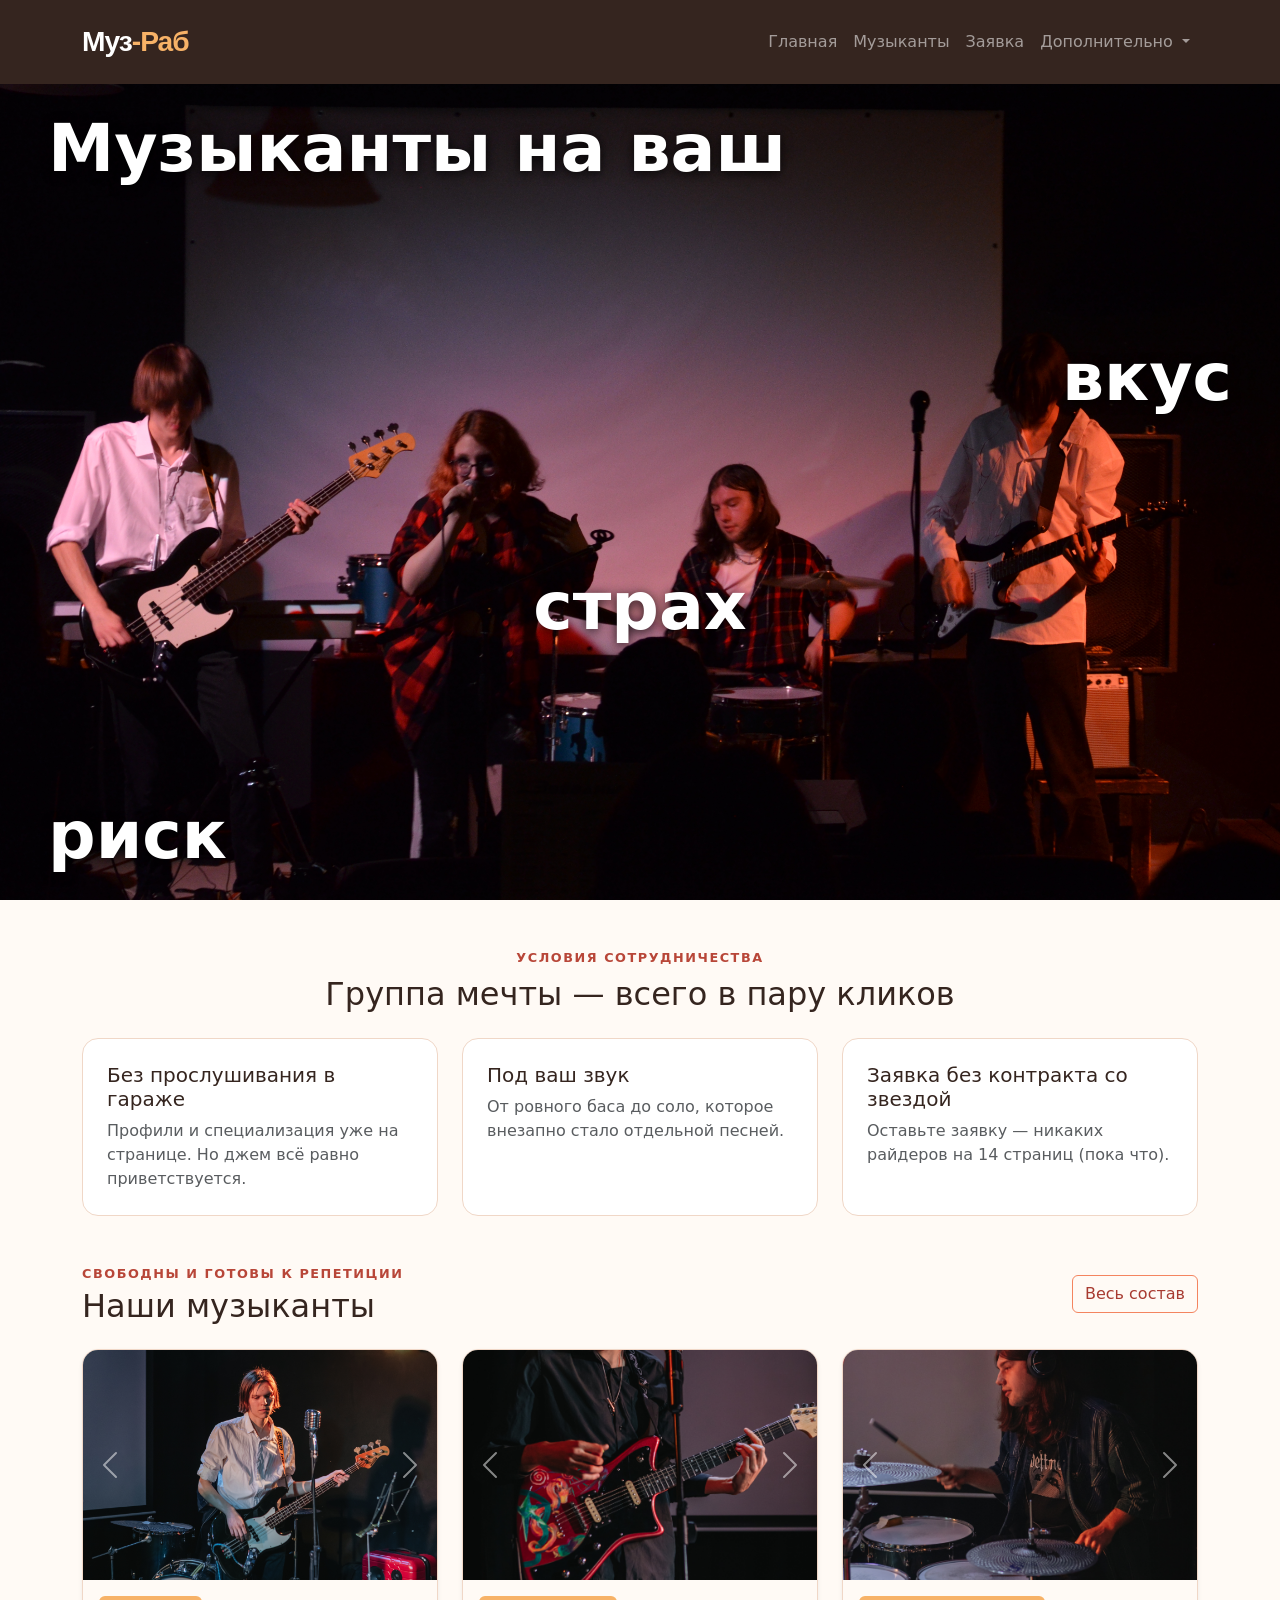
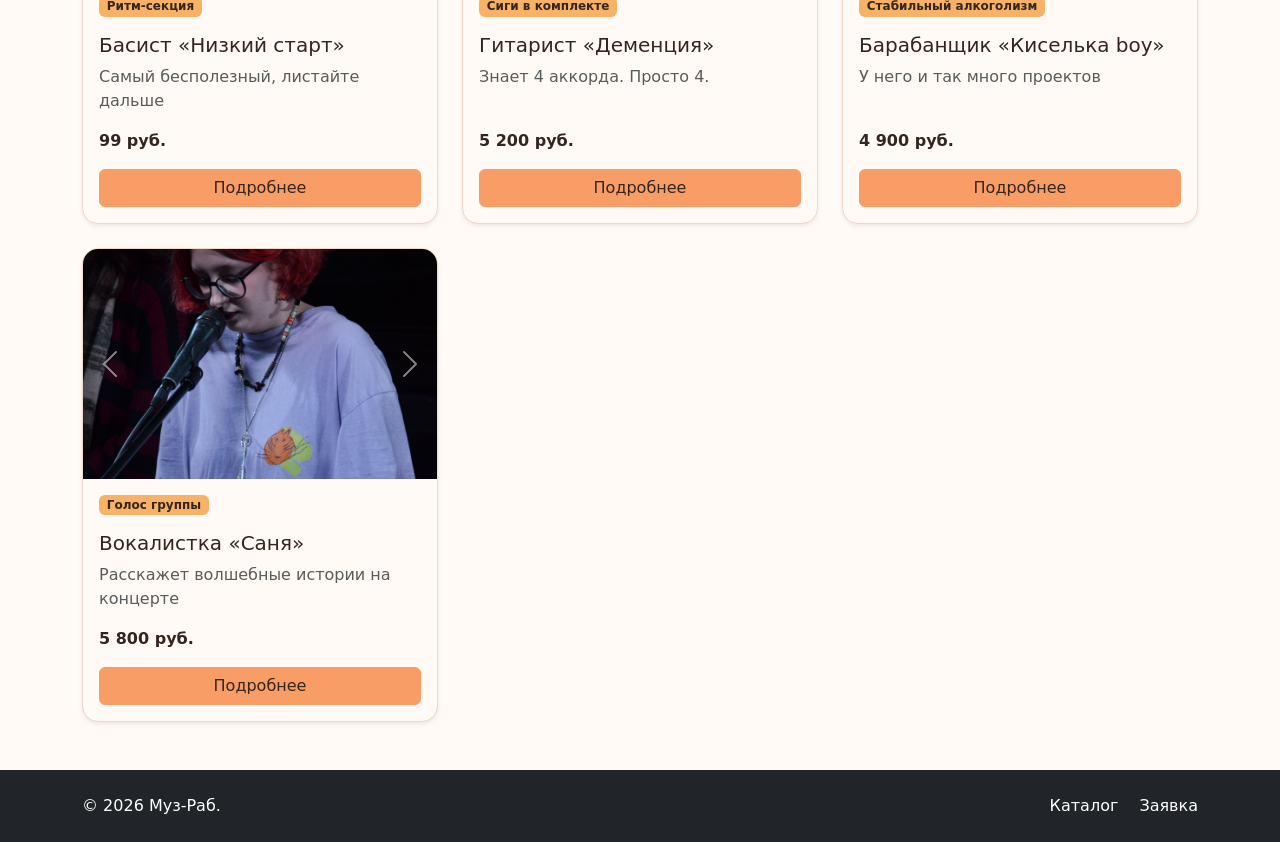
<file: index.html>
<!DOCTYPE html>
<html lang="ru">
<head>
    <meta charset="UTF-8">
    <meta name="viewport" content="width=device-width, initial-scale=1.0">
    <title>Муз-Раб</title>
    <link
        href="https://cdn.jsdelivr.net/npm/bootstrap@5.3.8/dist/css/bootstrap.min.css"
        rel="stylesheet">
    <link rel="stylesheet" href="css/custom.css">

</head>
<body>
    <nav class="navbar navbar-expand-lg navbar-dark bg-dark">
        <div class="container">
            <a class="navbar-brand" href="index.html">Муз<span>-Раб</span></a>

            <button
            class="navbar-toggler"
            type="button"
            data-bs-toggle="collapse"
            data-bs-target="#mainNavbar"
            aria-controls="mainNavbar"
            aria-expanded="false"
            aria-label="Переключить навигацию"
            >
            <span class="navbar-toggler-icon"></span>
            </button>

            <div class="collapse navbar-collapse" id="mainNavbar">
            <ul class="navbar-nav ms-auto">
                <li class="nav-item">
                <a class="nav-link" href="index.html">Главная</a>
                </li>

                <li class="nav-item">
                <a class="nav-link" href="catalog.html">Музыканты</a>
                </li>

                <li class="nav-item">
                <a class="nav-link" href="order.html">Заявка</a>
                </li>

                <li class="nav-item dropdown">
                <a
                    class="nav-link dropdown-toggle"
                    href="#"
                    role="button"
                    data-bs-toggle="dropdown"
                    aria-expanded="false"
                >
                    Дополнительно
                </a>
                <ul class="dropdown-menu">
                    <li><a class="dropdown-item" href="catalog.html">Все музыканты</a></li>
                    <li><a class="dropdown-item" href="order.html">Оформить заявку</a></li>
                    <li><a class="dropdown-item" href="index.html#popular">Популярное</a></li>
                </ul>
                </li>
            </ul>
            </div>
        </div>
    </nav>


    <main>
        <section class="home-hero">
            <div class="container-fluid px-3 px-md-5">
                <h1 class="home-hero__slogan fw-bold">
                        <span>Музыканты на ваш</span>
                        <span class="home-hero__step home-hero__step--one">вкус</span>
                        <span class="home-hero__step home-hero__step--two">страх</span>
                        <span class="home-hero__step home-hero__step--three">риск</span>
                </h1>
            </div>
        </section>
    </main> 

    <section class="container my-5">
        <p class="section-kicker text-center mb-2">Условия сотрудничества</p>
        <h2 class="text-center mb-4">Группа мечты — всего в пару кликов</h2>

        <div class="row g-4">
            <div class="col-12 col-md-4">
            <div class="feature-card p-4 h-100">
                <h3 class="h5">Без прослушивания в гараже</h3>
                <p class="mb-0 text-muted">
                Профили и специализация уже на странице. Но джем всё равно приветствуется.
                </p>
            </div>
            </div>

            <div class="col-12 col-md-4">
            <div class="feature-card p-4 h-100">
                <h3 class="h5">Под ваш звук</h3>
                <p class="mb-0 text-muted">
                От ровного баса до соло, которое внезапно стало отдельной песней.
                </p>
            </div>
            </div>

            <div class="col-12 col-md-4">
            <div class="feature-card p-4 h-100">
                <h3 class="h5">Заявка без контракта со звездой</h3>
                <p class="mb-0 text-muted">
                Оставьте заявку — никаких райдеров на 14 страниц (пока что).
                </p>
            </div>
            </div>
        </div>
    </section>

    <section class="container my-5">
        <div id="popular" class="d-flex justify-content-between align-items-center mb-4">
            <div>
                <p class="section-kicker mb-1">Свободны и готовы к репетиции</p>
                <h2 class="mb-0">Наши музыканты</h2>
            </div>
            <a class="btn btn-outline-primary" href="catalog.html">
            Весь состав
            </a>
        </div>

        <div class="row g-4">
            <div class="col-12 col-md-6 col-lg-4">
            <div class="card h-100 shadow-sm">
                <div id="homeBassCarousel" class="carousel slide">
                    <div class="carousel-inner">
                        <div class="carousel-item active">
                            <img src="images/bass/C5c76N-HrTAWyQALBl1UpixUZkx-raJ-Tl_er656OcRDaP6fOX1V6azt7tPZlbWthEpL6r8Ikw8HPE1coKctyVgnbZYaBQ.jpg" class="d-block w-100 card-img-top" alt="Басист с бас-гитарой на сцене">
                        </div>
                        <div class="carousel-item">
                            <img src="images/bass/149_1.jpg" class="d-block w-100 card-img-top" alt="Басист">
                        </div>
                        <div class="carousel-item">
                            <img src="images/bass/DSC_0234.png" class="d-block w-100 card-img-top" alt="Басист">
                        </div>
                    </div>
                    <button class="carousel-control-prev" type="button" data-bs-target="#homeBassCarousel" data-bs-slide="prev" aria-label="Предыдущее фото">
                        <span class="carousel-control-prev-icon" aria-hidden="true"></span>
                    </button>
                    <button class="carousel-control-next" type="button" data-bs-target="#homeBassCarousel" data-bs-slide="next" aria-label="Следующее фото">
                        <span class="carousel-control-next-icon" aria-hidden="true"></span>
                    </button>
                </div>
                <div class="card-body d-flex flex-column">
                <span class="badge musician-badge align-self-start mb-3">Ритм-секция</span>
                <h3 class="h5">Басист «Низкий старт»</h3>
                <p class="text-muted">Самый бесполезный, листайте дальше</p>
                <p class="fw-bold mb-3 mt-auto">99 руб.</p>
                <a class="btn btn-primary" href="product.html?id=bassist">
                Подробнее
                </a>
                </div>
            </div>
            </div>

            <div class="col-12 col-md-6 col-lg-4">
            <div class="card h-100 shadow-sm">
                <div id="homeGuitarCarousel" class="carousel slide">
                    <div class="carousel-inner">
                        <div class="carousel-item active">
                            <img src="images/guitar/IR6JgF6nQx6B3-r15J_LUInFx4rtfj2k2N6dJb64IFMHHAVC-M3W0xW_TmhrTQRWi4MoXEFRdZWsp-QUNtMh-0CV.jpg" class="d-block w-100 card-img-top" alt="Гитарист играет на сцене">
                        </div>
                        <div class="carousel-item">
                            <img src="images/guitar/DSC_0166(2).png" class="d-block w-100 card-img-top" alt="Гитарист">
                        </div>
                        <div class="carousel-item">
                            <img src="images/guitar/PICT1335.JPG" class="d-block w-100 card-img-top" alt="Гитарист">
                        </div>
                    </div>
                    <button class="carousel-control-prev" type="button" data-bs-target="#homeGuitarCarousel" data-bs-slide="prev" aria-label="Предыдущее фото">
                        <span class="carousel-control-prev-icon" aria-hidden="true"></span>
                    </button>
                    <button class="carousel-control-next" type="button" data-bs-target="#homeGuitarCarousel" data-bs-slide="next" aria-label="Следующее фото">
                        <span class="carousel-control-next-icon" aria-hidden="true"></span>
                    </button>
                </div>
                <div class="card-body d-flex flex-column">
                <span class="badge musician-badge align-self-start mb-3">Сиги в комплекте</span>
                <h3 class="h5">Гитарист «Деменция»</h3>
                <p class="text-muted">Знает 4 аккорда. Просто 4.</p>
                <p class="fw-bold mb-3 mt-auto">5 200 руб.</p>
                <a class="btn btn-primary" href="product.html?id=guitarist">
                Подробнее
                </a>
                </div>
            </div>
            </div>

            <div class="col-12 col-md-6 col-lg-4">
            <div class="card h-100 shadow-sm">
                <div id="homeDrumsCarousel" class="carousel slide">
                    <div class="carousel-inner">
                        <div class="carousel-item active">
                            <img src="images/drums/T3vsRoP8yxX7SLvznl7PVkWVL_Sg8cHdfqaM6n_bGIk7os62zRyeni-76R4dAPbS-bgxZSD3tf1w8TqcH0DIIS-vLiMs0g.jpg" class="d-block w-100 card-img-top" alt="Барабанщик за установкой">
                        </div>
                        <div class="carousel-item">
                            <img src="images/drums/102.jpg" class="d-block w-100 card-img-top" alt="Барабанщик">
                        </div>
                        <div class="carousel-item">
                            <img src="images/drums/DSC_0116.JPG" class="d-block w-100 card-img-top" alt="Барабанщик">
                        </div>
                    </div>
                    <button class="carousel-control-prev" type="button" data-bs-target="#homeDrumsCarousel" data-bs-slide="prev" aria-label="Предыдущее фото">
                        <span class="carousel-control-prev-icon" aria-hidden="true"></span>
                    </button>
                    <button class="carousel-control-next" type="button" data-bs-target="#homeDrumsCarousel" data-bs-slide="next" aria-label="Следующее фото">
                        <span class="carousel-control-next-icon" aria-hidden="true"></span>
                    </button>
                </div>
                <div class="card-body d-flex flex-column">
                <span class="badge musician-badge align-self-start mb-3">Стабильный алкоголизм</span>
                <h3 class="h5">Барабанщик «Киселька boy»</h3>
                <p class="text-muted">У него и так много проектов</p>
                <p class="fw-bold mb-3 mt-auto">4 900 руб.</p>
                <a class="btn btn-primary" href="product.html?id=drummer">
                Подробнее
                </a>
                </div>
            </div>
            </div>

            <div class="col-12 col-md-6 col-lg-4">
            <div class="card h-100 shadow-sm">
                <div id="homeVocalCarousel" class="carousel slide">
                    <div class="carousel-inner">
                        <div class="carousel-item active">
                            <img src="images/vocal/DSC_0152.png" class="d-block w-100 card-img-top" alt="Вокалистка">
                        </div>
                        <div class="carousel-item">
                            <img src="images/vocal/DXUW-sRUgsZepZ3qooO-U-hAPdtS4dElcLRRxuF-lGPFXOrFBmKS07ooecHa3zkLA9tExopixnR4mnrCUozcDhoGyxMf-Q.jpg" class="d-block w-100 card-img-top" alt="Вокалистка выступает с гитарой">
                        </div>
                        <div class="carousel-item">
                            <img src="images/vocal/PICT1322.JPG" class="d-block w-100 card-img-top" alt="Вокалистка">
                        </div>
                    </div>
                    <button class="carousel-control-prev" type="button" data-bs-target="#homeVocalCarousel" data-bs-slide="prev" aria-label="Предыдущее фото">
                        <span class="carousel-control-prev-icon" aria-hidden="true"></span>
                    </button>
                    <button class="carousel-control-next" type="button" data-bs-target="#homeVocalCarousel" data-bs-slide="next" aria-label="Следующее фото">
                        <span class="carousel-control-next-icon" aria-hidden="true"></span>
                    </button>
                </div>
                <div class="card-body d-flex flex-column">
                <span class="badge musician-badge align-self-start mb-3">Голос группы</span>
                <h3 class="h5">Вокалистка «Саня»</h3>
                <p class="text-muted">Расскажет волшебные истории на концерте</p>
                <p class="fw-bold mb-3 mt-auto">5 800 руб.</p>
                <a class="btn btn-primary" href="product.html?id=vocalist">
                Подробнее
                </a>
                </div>
            </div>
            </div>
        </div>
    </section>

    <footer class="bg-dark text-white py-4 mt-5">
        <div class="container">
            <div class="row align-items-center g-3">
            <div class="col-12 col-md-6">
                <p class="mb-0">
                &copy; 2026 Муз-Раб.
                </p>
            </div>

            <div class="col-12 col-md-6 text-md-end">
                <a class="text-white text-decoration-none me-3" href="catalog.html">
                Каталог
                </a>
                <a class="text-white text-decoration-none" href="order.html">
                Заявка
                </a>
            </div>
            </div>
        </div>
    </footer>


    <script src="https://cdn.jsdelivr.net/npm/bootstrap@5.3.8/dist/js/bootstrap.bundle.min.js">
    </script>


</body>
</html>
</file>
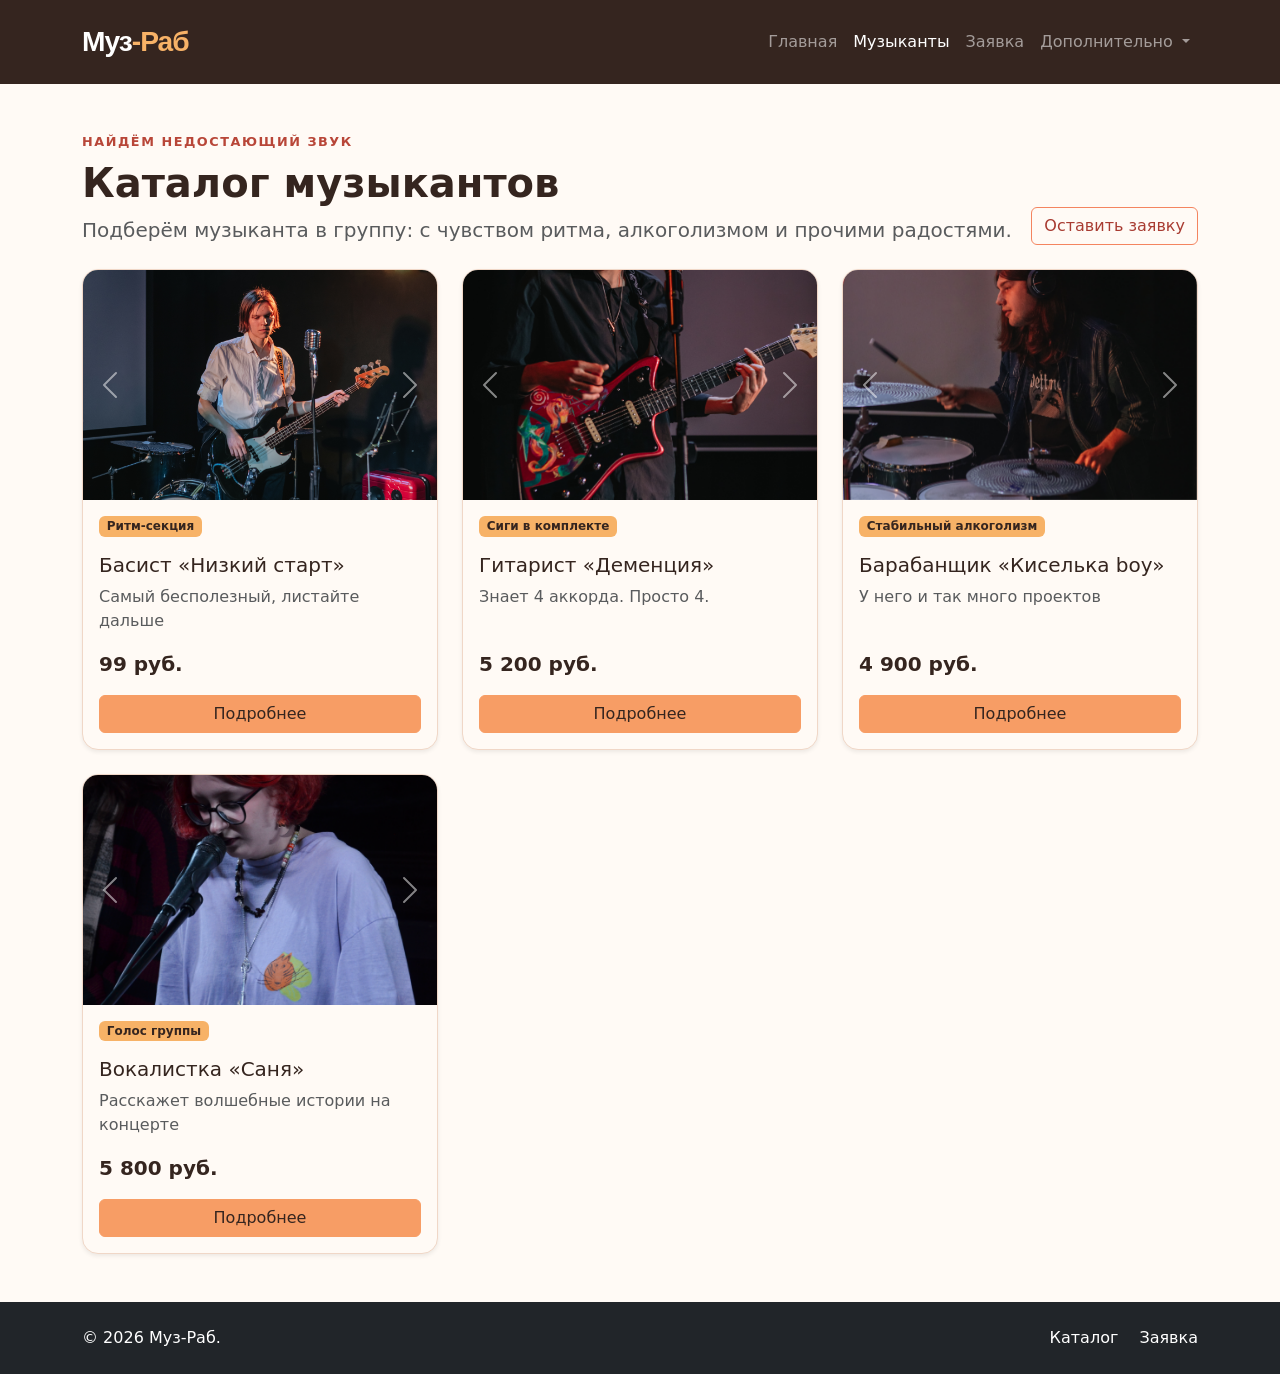
<file: catalog.html>
<!DOCTYPE html>
<html lang="ru">
<head>
  <meta charset="UTF-8">
  <meta name="viewport" content="width=device-width, initial-scale=1.0">
  <title>Музыканты — Муз-Раб</title>

  <link
    href="https://cdn.jsdelivr.net/npm/bootstrap@5.3.8/dist/css/bootstrap.min.css"
    rel="stylesheet"
  >
  <link rel="stylesheet" href="css/custom.css">
</head>
<body>
    <nav class="navbar navbar-expand-lg navbar-dark bg-dark">
    <div class="container">
        <a class="navbar-brand" href="index.html">Муз<span>-Раб</span></a>

        <button
        class="navbar-toggler"
        type="button"
        data-bs-toggle="collapse"
        data-bs-target="#mainNavbar"
        aria-controls="mainNavbar"
        aria-expanded="false"
        aria-label="Переключить навигацию"
        >
        <span class="navbar-toggler-icon"></span>
        </button>

        <div class="collapse navbar-collapse" id="mainNavbar">
        <ul class="navbar-nav ms-auto">
            <li class="nav-item">
            <a class="nav-link" href="index.html">Главная</a>
            </li>

            <li class="nav-item">
            <a class="nav-link active" aria-current="page" href="catalog.html">Музыканты</a>
            </li>

            <li class="nav-item">
            <a class="nav-link" href="order.html">Заявка</a>
            </li>

            <li class="nav-item dropdown">
            <a
                class="nav-link dropdown-toggle"
                href="#"
                role="button"
                data-bs-toggle="dropdown"
                aria-expanded="false"
            >
                Дополнительно
            </a>
            <ul class="dropdown-menu">
                <li><a class="dropdown-item" href="catalog.html">Все музыканты</a></li>
                <li><a class="dropdown-item" href="order.html">Оформить заявку</a></li>
                <li><a class="dropdown-item" href="index.html#popular">Популярное</a></li>
            </ul>
            </li>
        </ul>
        </div>
    </div>
    </nav>


  <main class="container my-5">
    <p class="section-kicker mb-2">Найдём недостающий звук</p>
    <div class="d-flex flex-column flex-md-row justify-content-between align-items-md-end gap-3 mb-4">
      <div>
        <h1 class="display-6 fw-bold mb-2">Каталог музыкантов</h1>
        <p class="lead text-muted mb-0">Подберём музыканта в группу: с чувством ритма, алкоголизмом и прочими радостями.</p>
      </div>
      <a class="btn btn-outline-primary" href="order.html">Оставить заявку</a>
    </div>

    <div class="row g-4">
      <div class="col-12 col-md-6 col-lg-4">
        <article class="card h-100 shadow-sm">
          <!-- <img class="card-img-top" src="images/bass/C5c76N-HrTAWyQALBl1UpixUZkx-raJ-Tl_er656OcRDaP6fOX1V6azt7tPZlbWthEpL6r8Ikw8HPE1coKctyVgnbZYaBQ.jpg" alt="Басист с бас-гитарой на сцене" loading="lazy"> -->

          <div id="catalogBassCarousel" class="carousel slide">
              <div class="carousel-inner">
                <div class="carousel-item active">
                  <img
                    src="images/bass/C5c76N-HrTAWyQALBl1UpixUZkx-raJ-Tl_er656OcRDaP6fOX1V6azt7tPZlbWthEpL6r8Ikw8HPE1coKctyVgnbZYaBQ.jpg"
                    class="d-block w-100 card-img-top"
                    alt="Басист с бас-гитарой на сцене"
                  >
                </div>
                <div class="carousel-item">
                  <img src="images/bass/149_1.jpg" class="d-block w-100 card-img-top" alt="Басист">
                </div>
                <div class="carousel-item">
                  <img src="images/bass/DSC_0234.png" class="d-block w-100 card-img-top" alt="Басист">
                </div>
              </div>

              <button class="carousel-control-prev" type="button"
                      data-bs-target="#catalogBassCarousel" data-bs-slide="prev"
                      aria-label="Предыдущее фото">
                <span class="carousel-control-prev-icon" aria-hidden="true"></span>
              </button>
              <button class="carousel-control-next" type="button"
                      data-bs-target="#catalogBassCarousel" data-bs-slide="next"
                      aria-label="Следующее фото">
                <span class="carousel-control-next-icon" aria-hidden="true"></span>
              </button>
          </div>

          <div class="card-body d-flex flex-column">
            <span class="badge musician-badge align-self-start mb-3">Ритм-секция</span>
            <h2 class="card-title h5">Басист «Низкий старт»</h2>
            <p class="card-text text-muted">Самый бесполезный, листайте дальше</p>
            <p class="fw-bold fs-5 mt-auto">99 руб.</p>
            <a class="btn btn-primary" href="product.html?id=bassist">Подробнее</a>
          </div>
        </article>
      </div>

      <div class="col-12 col-md-6 col-lg-4">
        <article class="card h-100 shadow-sm">
          
          <div id="catalogGuitarCarousel" class="carousel slide">
              <div class="carousel-inner">
                <div class="carousel-item active">
                  <img
                    src="images/guitar/IR6JgF6nQx6B3-r15J_LUInFx4rtfj2k2N6dJb64IFMHHAVC-M3W0xW_TmhrTQRWi4MoXEFRdZWsp-QUNtMh-0CV.jpg"
                    class="d-block w-100 card-img-top"
                    alt="Гитарист с гитарой на сцене"
                  >
                </div>
                <div class="carousel-item">
                  <img src="images/guitar/DSC_0166(2).png" class="d-block w-100 card-img-top" alt="Гитарист">
                </div>
                <div class="carousel-item">
                  <img src="images/guitar/PICT1335.JPG" class="d-block w-100 card-img-top" alt="Гитарист">
                </div>
              </div>

              <button class="carousel-control-prev" type="button"
                      data-bs-target="#catalogGuitarCarousel" data-bs-slide="prev"
                      aria-label="Предыдущее фото">
                <span class="carousel-control-prev-icon" aria-hidden="true"></span>
              </button>
              <button class="carousel-control-next" type="button"
                      data-bs-target="#catalogGuitarCarousel" data-bs-slide="next"
                      aria-label="Следующее фото">
                <span class="carousel-control-next-icon" aria-hidden="true"></span>
              </button>
          </div>

          <div class="card-body d-flex flex-column">
            <span class="badge musician-badge align-self-start mb-3">Сиги в комплекте</span>
            <h2 class="card-title h5">Гитарист «Деменция»</h2>
            <p class="card-text text-muted">Знает 4 аккорда. Просто 4.</p>
            <p class="fw-bold fs-5 mt-auto">5 200 руб.</p>
            <a class="btn btn-primary" href="product.html?id=guitarist">Подробнее</a>
          </div>
        </article>
      </div>

      <div class="col-12 col-md-6 col-lg-4">
        <article class="card h-100 shadow-sm">
          
          <div id="catalogDrumsCarousel" class="carousel slide">
              <div class="carousel-inner">
                <div class="carousel-item active">
                  <img
                    src="images/drums/T3vsRoP8yxX7SLvznl7PVkWVL_Sg8cHdfqaM6n_bGIk7os62zRyeni-76R4dAPbS-bgxZSD3tf1w8TqcH0DIIS-vLiMs0g.jpg"
                    class="d-block w-100 card-img-top"
                    alt="Барабанщик на сцене"
                  >
                </div>
                <div class="carousel-item">
                  <img src="images/drums/102.jpg" class="d-block w-100 card-img-top" alt="Гитарист">
                </div>
                <div class="carousel-item">
                  <img src="images/drums/DSC_0116.JPG" class="d-block w-100 card-img-top" alt="Гитарист">
                </div>
              </div>

              <button class="carousel-control-prev" type="button"
                      data-bs-target="#catalogDrumsCarousel" data-bs-slide="prev"
                      aria-label="Предыдущее фото">
                <span class="carousel-control-prev-icon" aria-hidden="true"></span>
              </button>
              <button class="carousel-control-next" type="button"
                      data-bs-target="#catalogDrumsCarousel" data-bs-slide="next"
                      aria-label="Следующее фото">
                <span class="carousel-control-next-icon" aria-hidden="true"></span>
              </button>
          </div>

          <div class="card-body d-flex flex-column">
            <span class="badge musician-badge align-self-start mb-3">Стабильный алкоголизм</span>
            <h2 class="card-title h5">Барабанщик «Киселька boy»</h2>
            <p class="card-text text-muted">У него и так много проектов</p>
            <p class="fw-bold fs-5 mt-auto">4 900 руб.</p>
            <a class="btn btn-primary" href="product.html?id=drummer">Подробнее</a>
          </div>
        </article>
      </div>

      <div class="col-12 col-md-6 col-lg-4">
        <article class="card h-100 shadow-sm">
          
          <div id="catalogVocalCarousel" class="carousel slide">
              <div class="carousel-inner">
                <div class="carousel-item active">
                  <img
                    src="images/vocal/DSC_0152.png"
                    class="d-block w-100 card-img-top"
                    alt="Барабанщик на сцене"
                  >
                </div>
                <div class="carousel-item">
                  <img src="images/vocal/DXUW-sRUgsZepZ3qooO-U-hAPdtS4dElcLRRxuF-lGPFXOrFBmKS07ooecHa3zkLA9tExopixnR4mnrCUozcDhoGyxMf-Q.jpg" class="d-block w-100 card-img-top" alt="Гитарист">
                </div>
                <div class="carousel-item">
                  <img src="images/vocal/PICT1322.JPG" class="d-block w-100 card-img-top" alt="Гитарист">
                </div>
              </div>

              <button class="carousel-control-prev" type="button"
                      data-bs-target="#catalogVocalCarousel" data-bs-slide="prev"
                      aria-label="Предыдущее фото">
                <span class="carousel-control-prev-icon" aria-hidden="true"></span>
              </button>
              <button class="carousel-control-next" type="button"
                      data-bs-target="#catalogVocalCarousel" data-bs-slide="next"
                      aria-label="Следующее фото">
                <span class="carousel-control-next-icon" aria-hidden="true"></span>
              </button>
          </div>

          <div class="card-body d-flex flex-column">
            <span class="badge musician-badge align-self-start mb-3">Голос группы</span>
            <h2 class="card-title h5">Вокалистка «Саня»</h2>
            <p class="card-text text-muted">Расскажет волшебные истории на концерте</p>
            <p class="fw-bold fs-5 mt-auto">5 800 руб.</p>
            <a class="btn btn-primary" href="product.html?id=vocalist">Подробнее</a>
          </div>
        </article>
      </div>
    </div>
  </main>

  <footer class="bg-dark text-white py-4 mt-5">
    <div class="container">
      <div class="row align-items-center g-3">
        <div class="col-12 col-md-6">
          <p class="mb-0">
            &copy; 2026 Муз-Раб.
          </p>
        </div>

        <div class="col-12 col-md-6 text-md-end">
          <a class="text-white text-decoration-none me-3" href="catalog.html">
            Каталог
          </a>
          <a class="text-white text-decoration-none" href="order.html">
            Заявка
          </a>
        </div>
      </div>
    </div>
  </footer>

  <script
    src="https://cdn.jsdelivr.net/npm/bootstrap@5.3.8/dist/js/bootstrap.bundle.min.js">
  </script>
</body>
</html>
</file>
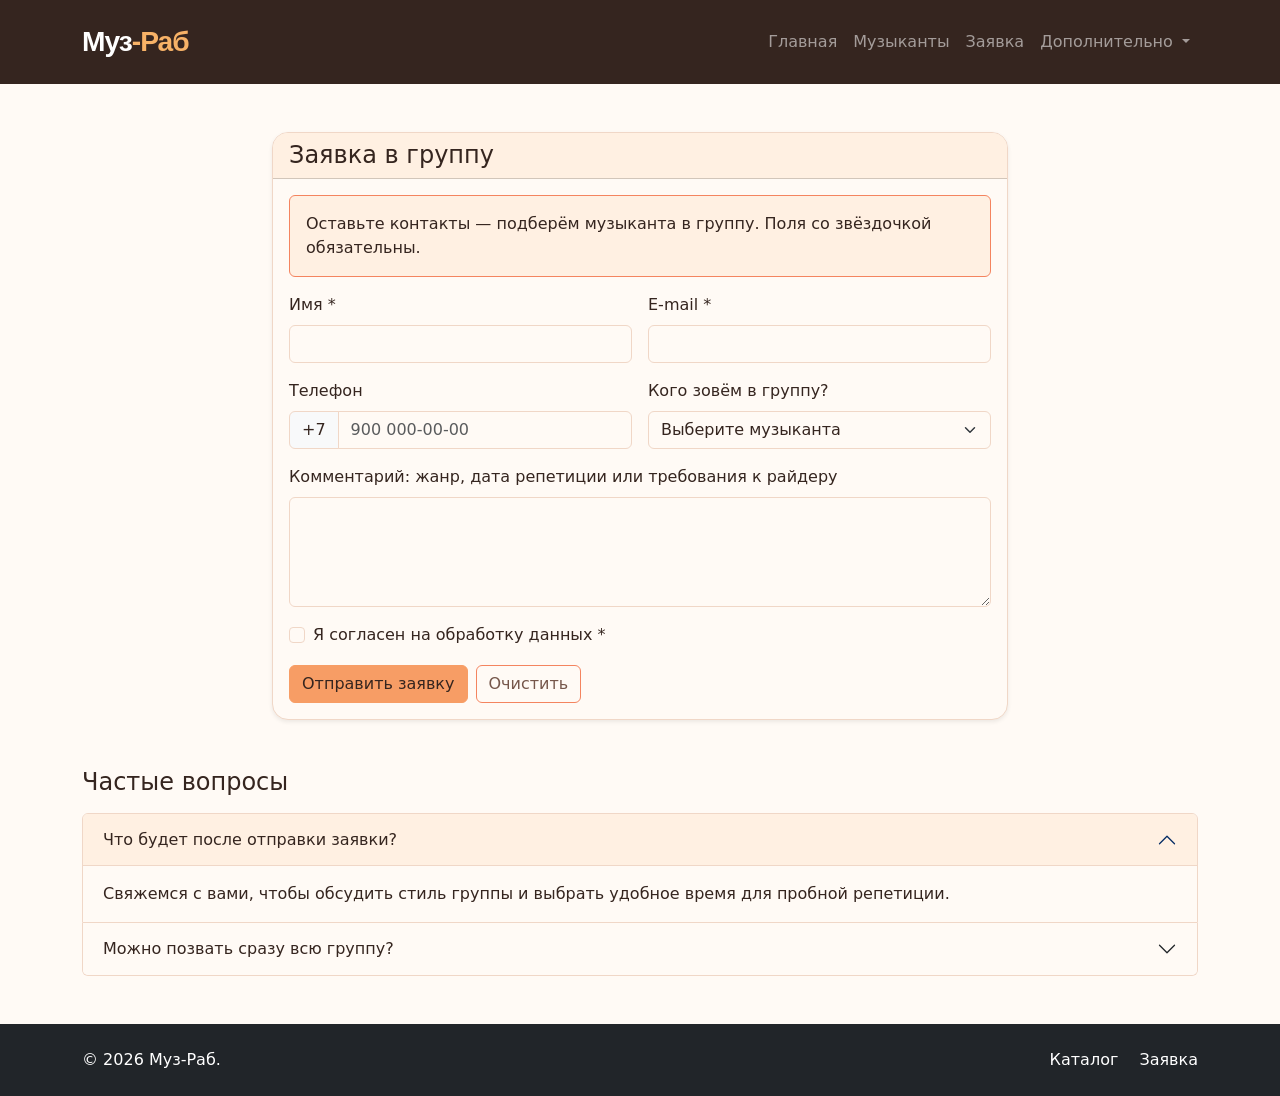
<file: order.html>
<!DOCTYPE html>
<html lang="ru">
<head>
    <meta charset="UTF-8">
    <meta name="viewport" content="width=device-width, initial-scale=1.0">
    <title>Заявка — Муз-Раб</title>

    <link
        href="https://cdn.jsdelivr.net/npm/bootstrap@5.3.8/dist/css/bootstrap.min.css"
        rel="stylesheet">
    <link rel="stylesheet" href="css/custom.css">

</head>
<body>
    <nav class="navbar navbar-expand-lg navbar-dark bg-dark">
        <div class="container">
            <a class="navbar-brand" href="index.html">Муз<span>-Раб</span></a>

            <button
            class="navbar-toggler"
            type="button"
            data-bs-toggle="collapse"
            data-bs-target="#mainNavbar"
            aria-controls="mainNavbar"
            aria-expanded="false"
            aria-label="Переключить навигацию"
            >
            <span class="navbar-toggler-icon"></span>
            </button>

            <div class="collapse navbar-collapse" id="mainNavbar">
            <ul class="navbar-nav ms-auto">
                <li class="nav-item">
                <a class="nav-link" href="index.html">Главная</a>
                </li>

                <li class="nav-item">
                <a class="nav-link" href="catalog.html">Музыканты</a>
                </li>

                <li class="nav-item">
                <a class="nav-link" href="order.html">Заявка</a>
                </li>

                <li class="nav-item dropdown">
                <a
                    class="nav-link dropdown-toggle"
                    href="#"
                    role="button"
                    data-bs-toggle="dropdown"
                    aria-expanded="false"
                >
                    Дополнительно
                </a>
                <ul class="dropdown-menu">
                    <li><a class="dropdown-item" href="catalog.html">Все музыканты</a></li>
                    <li><a class="dropdown-item" href="order.html">Оформить заявку</a></li>
                    <li><a class="dropdown-item" href="index.html#popular">Популярное</a></li>
                </ul>
                </li>
            </ul>
            </div>
        </div>
    </nav>

    <main class="container my-5">
        <div class="row justify-content-center">
            <div class="col-12 col-lg-8">
            <div class="card shadow-sm">
                <div class="card-header">
                <h1 class="h4 mb-0">Заявка в группу</h1>
                </div>

                <div class="card-body">
                <div class="alert alert-info" role="alert">
                    Оставьте контакты — подберём музыканта в группу. Поля со звёздочкой обязательны.
                </div>

                <form>
                    <div class="row g-3">
                    <div class="col-12 col-md-6">
                        <label for="order-name" class="form-label">Имя *</label>
                        <input id="order-name" name="name" type="text" class="form-control" required>
                    </div>

                    <div class="col-12 col-md-6">
                        <label for="order-email" class="form-label">E-mail *</label>
                        <input id="order-email" name="email" type="email" class="form-control" required>
                    </div>

                    <div class="col-12 col-md-6">
                        <label for="order-phone" class="form-label">Телефон</label>
                        <div class="input-group">
                        <span class="input-group-text">+7</span>
                        <input id="order-phone" name="phone" type="tel" class="form-control" placeholder="900 000-00-00">
                        </div>
                    </div>

                    <div class="col-12 col-md-6">
                        <label for="order-product" class="form-label">Кого зовём в группу?</label>
                        <select id="order-product" name="product" class="form-select">
                        <option value="">Выберите музыканта</option>
                        <option value="bassist">Басист «Низкий старт» — 99 руб.</option>
                        <option value="guitarist">Гитарист «Деменция» — 5 200 руб.</option>
                        <option value="drummer">Барабанщик «Киселька boy» — 4 900 руб.</option>
                        <option value="vocalist">Вокалистка «Саня» — 5 800 руб.</option>
                        </select>
                    </div>

                    <div class="col-12">
                        <label for="order-comment" class="form-label">Комментарий: жанр, дата репетиции или требования к райдеру</label>
                        <textarea id="order-comment" name="comment" class="form-control" rows="4"></textarea>
                    </div>

                    <div class="col-12">
                        <div class="form-check">
                        <input id="order-agree" class="form-check-input" type="checkbox" required>
                        <label class="form-check-label" for="order-agree">
                            Я согласен на обработку данных *
                        </label>
                        </div>
                    </div>

                    <div class="col-12 d-flex gap-2">
                        <button class="btn btn-primary" type="submit">
                        Отправить заявку
                        </button>
                        <button class="btn btn-outline-secondary" type="reset">
                        Очистить
                        </button>
                    </div>
                    </div>
                </form>
                </div>
            </div>
            </div>
        </div>
    </main>

    <section class="container my-5">
        <h2 class="h4 mb-3">Частые вопросы</h2>

        <div class="accordion" id="faqAccordion">
            <div class="accordion-item">
            <h3 class="accordion-header">
                <button
                class="accordion-button"
                type="button"
                data-bs-toggle="collapse"
                data-bs-target="#faqOne"
                aria-expanded="true"
                aria-controls="faqOne"
                >
                Что будет после отправки заявки?
                </button>
            </h3>
            <div
                id="faqOne"
                class="accordion-collapse collapse show"
                data-bs-parent="#faqAccordion"
            >
                <div class="accordion-body">
                Свяжемся с вами, чтобы обсудить стиль группы и выбрать удобное время для пробной репетиции.
                </div>
            </div>
            </div>

            <div class="accordion-item">
            <h3 class="accordion-header">
                <button
                class="accordion-button collapsed"
                type="button"
                data-bs-toggle="collapse"
                data-bs-target="#faqTwo"
                aria-expanded="false"
                aria-controls="faqTwo"
                >
                Можно позвать сразу всю группу?
                </button>
            </h3>
            <div
                id="faqTwo"
                class="accordion-collapse collapse"
                data-bs-parent="#faqAccordion"
            >
                <div class="accordion-body">
                Можно! Оставьте заявку и перечислите в комментарии, какой состав нужен.
                </div>
            </div>
            </div>
        </div>
    </section>

    <footer class="bg-dark text-white py-4 mt-5">
        <div class="container">
            <div class="row align-items-center g-3">
                <div class="col-12 col-md-6">
                    <p class="mb-0">
                        &copy; 2026 Муз-Раб.
                    </p>
                </div>

                <div class="col-12 col-md-6 text-md-end">
                    <a class="text-white text-decoration-none me-3" href="catalog.html">
                        Каталог
                    </a>
                    <a class="text-white text-decoration-none" href="order.html">
                        Заявка
                    </a>
                </div>
            </div>
        </div>
    </footer>

    <script
        src="https://cdn.jsdelivr.net/npm/bootstrap@5.3.8/dist/js/bootstrap.bundle.min.js">
    </script>
    <script>
        const product = new URLSearchParams(window.location.search).get('product');
        const productSelect = document.querySelector('#order-product');
        if (product && Array.from(productSelect.options).some((option) => option.value === product)) {
            productSelect.value = product;
        }
    </script>

</body>
</html>
</file>
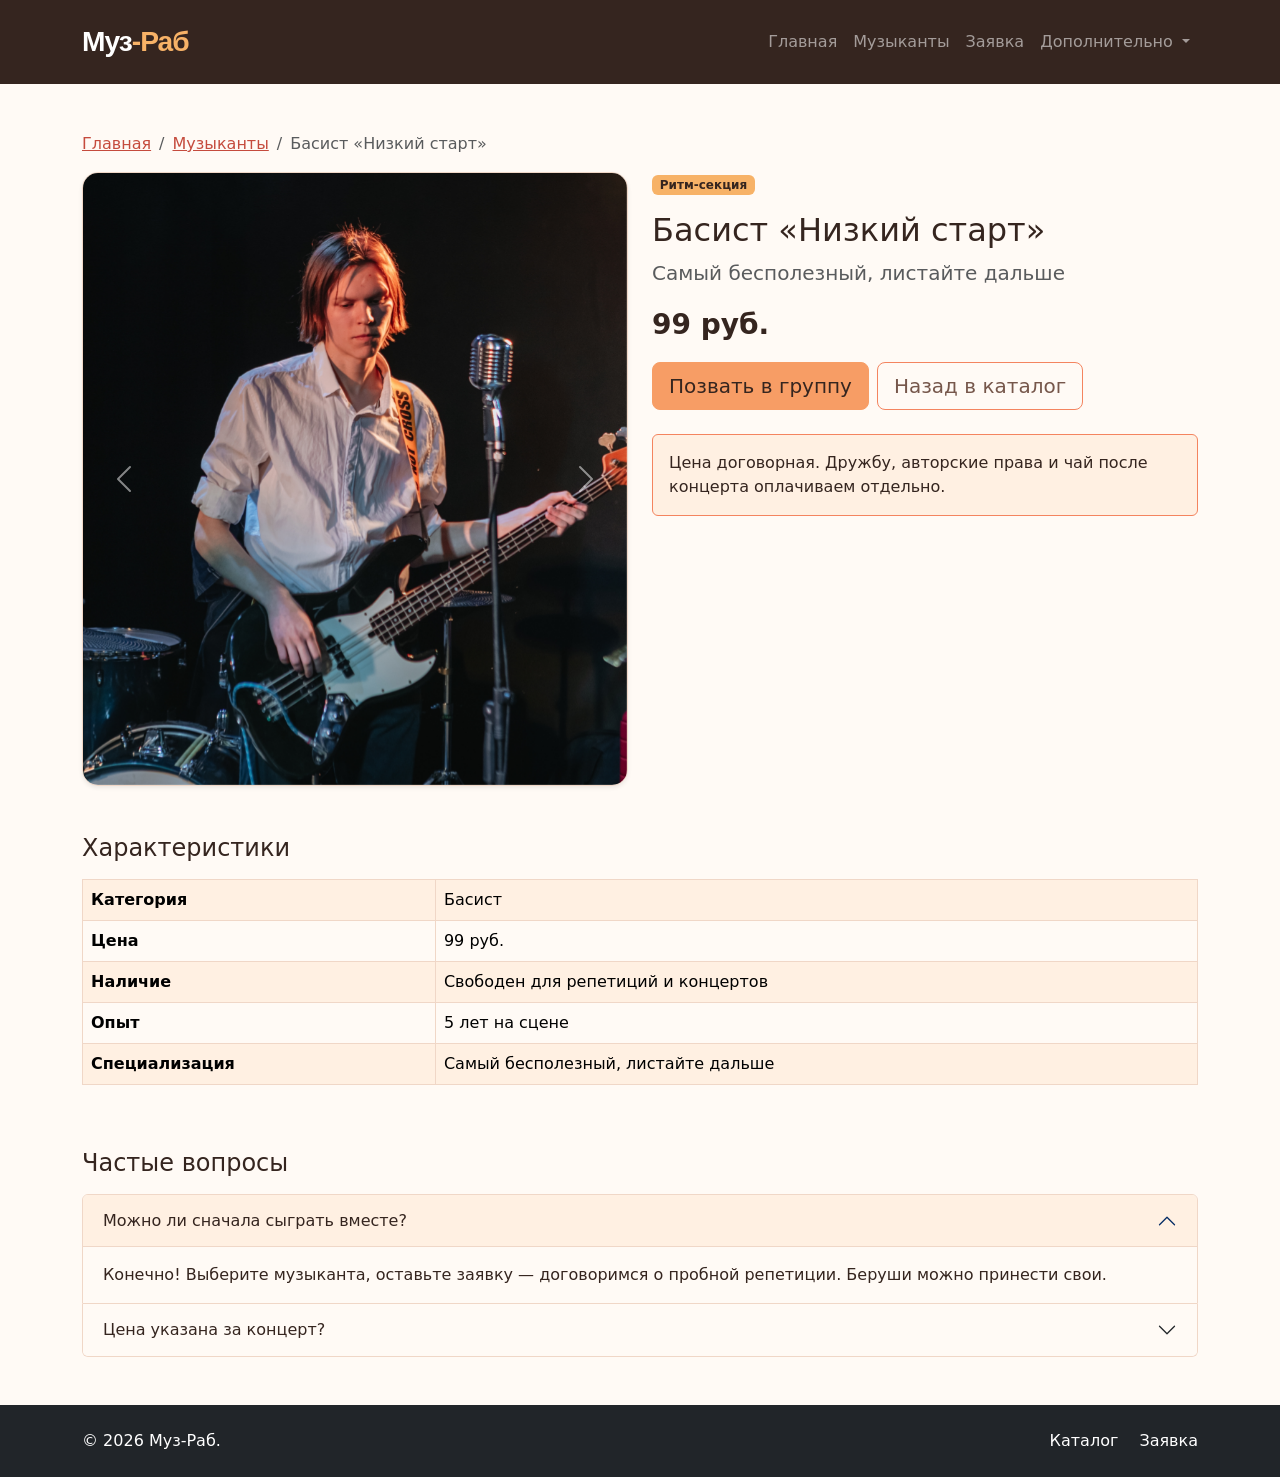
<file: product.html>
<!DOCTYPE html>
<html lang="ru">
<head>
    <meta charset="UTF-8">
    <meta name="viewport" content="width=device-width, initial-scale=1.0">
    <title>Музыкант — Муз-Раб</title>

    <link
        href="https://cdn.jsdelivr.net/npm/bootstrap@5.3.8/dist/css/bootstrap.min.css"
        rel="stylesheet">
    <link rel="stylesheet" href="css/custom.css">

</head>
<body>
    <nav class="navbar navbar-expand-lg navbar-dark bg-dark">
        <div class="container">
            <a class="navbar-brand" href="index.html">Муз<span>-Раб</span></a>

            <button
            class="navbar-toggler"
            type="button"
            data-bs-toggle="collapse"
            data-bs-target="#mainNavbar"
            aria-controls="mainNavbar"
            aria-expanded="false"
            aria-label="Переключить навигацию"
            >
            <span class="navbar-toggler-icon"></span>
            </button>

            <div class="collapse navbar-collapse" id="mainNavbar">
            <ul class="navbar-nav ms-auto">
                <li class="nav-item">
                <a class="nav-link" href="index.html">Главная</a>
                </li>

                <li class="nav-item">
                <a class="nav-link" href="catalog.html">Музыканты</a>
                </li>

                <li class="nav-item">
                <a class="nav-link" href="order.html">Заявка</a>
                </li>

                <li class="nav-item dropdown">
                <a
                    class="nav-link dropdown-toggle"
                    href="#"
                    role="button"
                    data-bs-toggle="dropdown"
                    aria-expanded="false"
                >
                    Дополнительно
                </a>
                <ul class="dropdown-menu">
                    <li><a class="dropdown-item" href="catalog.html">Все музыканты</a></li>
                    <li><a class="dropdown-item" href="order.html">Оформить заявку</a></li>
                    <li><a class="dropdown-item" href="index.html#popular">Популярное</a></li>
                </ul>
                </li>
            </ul>
            </div>
        </div>
    </nav>

    <main class="container my-5">
        <nav aria-label="breadcrumb">
            <ol class="breadcrumb">
            <li class="breadcrumb-item"><a href="index.html">Главная</a></li>
            <li class="breadcrumb-item"><a href="catalog.html">Музыканты</a></li>
            <li class="breadcrumb-item active" aria-current="page" data-musician-name>Музыкант</li>
            </ol>
        </nav>

        <div class="row g-4">
            <div class="col-12 col-lg-6">
            <div class="card shadow-sm">
                <div id="productMusicianCarousel" class="carousel slide">
                    <div class="carousel-inner" data-musician-carousel></div>
                    <button class="carousel-control-prev" type="button"
                            data-bs-target="#productMusicianCarousel" data-bs-slide="prev"
                            aria-label="Предыдущее фото">
                        <span class="carousel-control-prev-icon" aria-hidden="true"></span>
                    </button>
                    <button class="carousel-control-next" type="button"
                            data-bs-target="#productMusicianCarousel" data-bs-slide="next"
                            aria-label="Следующее фото">
                        <span class="carousel-control-next-icon" aria-hidden="true"></span>
                    </button>
                </div>
            </div>
            </div>

            <div class="col-12 col-lg-6">
            <span class="badge musician-badge mb-3" data-musician-tag></span>
            <h1 class="h2" data-musician-name></h1>
            <p class="lead text-muted" data-musician-description></p>

            <p class="fs-3 fw-bold" data-musician-price></p>

            <div class="d-flex gap-2 mb-4">
                <a class="btn btn-primary btn-lg" data-order-link href="order.html">
                Позвать в группу
                </a>
                <a class="btn btn-outline-secondary btn-lg" href="catalog.html">
                Назад в каталог
                </a>
            </div>

            <div class="alert alert-warning" role="alert">
                Цена договорная. Дружбу, авторские права и чай после концерта оплачиваем отдельно.
            </div>
            </div>
        </div>

        <section class="mt-5">
            <h2 class="h4 mb-3">Характеристики</h2>

            <div class="table-responsive">
            <table class="table table-striped table-bordered align-middle">
                <tbody>
                <tr>
                    <th scope="row">Категория</th>
                    <td data-musician-role></td>
                </tr>
                <tr>
                    <th scope="row">Цена</th>
                    <td data-musician-price></td>
                </tr>
                <tr>
                    <th scope="row">Наличие</th>
                    <td data-musician-availability></td>
                </tr>
                <tr>
                    <th scope="row">Опыт</th>
                    <td data-musician-experience></td>
                </tr>
                <tr>
                    <th scope="row">Специализация</th>
                    <td data-musician-specialty></td>
                </tr>
                </tbody>
            </table>
            </div>
        </section>
    </main>

    <section class="container my-5">
        <h2 class="h4 mb-3">Частые вопросы</h2>

        <div class="accordion" id="faqAccordion">
            <div class="accordion-item">
            <h3 class="accordion-header">
                <button
                class="accordion-button"
                type="button"
                data-bs-toggle="collapse"
                data-bs-target="#faqOne"
                aria-expanded="true"
                aria-controls="faqOne"
                >
                Можно ли сначала сыграть вместе?
                </button>
            </h3>
            <div
                id="faqOne"
                class="accordion-collapse collapse show"
                data-bs-parent="#faqAccordion"
            >
                <div class="accordion-body">
                Конечно! Выберите музыканта, оставьте заявку — договоримся о пробной репетиции. Беруши можно принести свои.
                </div>
            </div>
            </div>

            <div class="accordion-item">
            <h3 class="accordion-header">
                <button
                class="accordion-button collapsed"
                type="button"
                data-bs-toggle="collapse"
                data-bs-target="#faqTwo"
                aria-expanded="false"
                aria-controls="faqTwo"
                >
                Цена указана за концерт?
                </button>
            </h3>
            <div
                id="faqTwo"
                class="accordion-collapse collapse"
                data-bs-parent="#faqAccordion"
            >
                <div class="accordion-body">
                Условия обсуждаются индивидуально. На концерты, туры и внеплановые бисы — тоже.
                </div>
            </div>
            </div>
        </div>
    </section>

    <footer class="bg-dark text-white py-4 mt-5">
        <div class="container">
            <div class="row align-items-center g-3">
                <div class="col-12 col-md-6">
                    <p class="mb-0">
                        &copy; 2026 Муз-Раб.
                    </p>
                </div>

                <div class="col-12 col-md-6 text-md-end">
                    <a class="text-white text-decoration-none me-3" href="catalog.html">
                        Каталог
                    </a>
                    <a class="text-white text-decoration-none" href="order.html">
                        Заявка
                    </a>
                </div>
            </div>
        </div>
    </footer>

    <script
        src="https://cdn.jsdelivr.net/npm/bootstrap@5.3.8/dist/js/bootstrap.bundle.min.js">
    </script>
    <script src="js/product.js"></script>
</body>
</html>
</file>
<file: css/custom.css>
:root {
  --shop-apricot: #F7B267;
  --shop-orange: #F79D65;
  --shop-coral: #F4845F;
  --shop-tangerine: #F27059;
  --shop-red: #F25C54;
  --shop-ink: #35251f;
  --shop-paper: #fffaf5;
  --bs-primary: var(--shop-tangerine);
  --bs-primary-rgb: 242, 112, 89;
  --bs-link-color: #c54b3d;
  --bs-link-hover-color: #9f352b;
  --bs-link-color-rgb: 197, 75, 61;
  --bs-link-hover-color-rgb: 159, 53, 43;
  --bs-body-color: var(--shop-ink);
  --bs-body-bg: var(--shop-paper);
  --bs-border-color: #f0d7c7;
}

body {
  min-height: 100vh;
  background: var(--shop-paper);
}

.navbar {
  background: var(--shop-ink) !important;
  min-height: 84px;
}

.navbar-brand {
  font-family: Impact, Haettenschweiler, "Arial Narrow Bold", sans-serif;
  font-size: clamp(1.75rem, 2.2vw, 2.25rem);
  font-weight: 900;
  letter-spacing: -0.035em;
}

.navbar-brand span {
  color: var(--shop-apricot);
}

.home-hero {
  display: flex;
  align-items: stretch;
  min-height: calc(100vh - 84px);
  min-height: calc(100svh - 84px);
  padding: 2rem 0;
  background: url("../images/general.JPG") center / cover no-repeat;
}

.home-hero > .container-fluid {
  display: flex;
}

.home-hero__slogan {
  display: flex;
  flex: 1;
  flex-direction: column;
  justify-content: space-between;
  width: 100%;
  margin: 0;
  color: #fff;
  font-size: clamp(2rem, 5.2vw, 5rem);
  line-height: 0.98;
  text-shadow: 0 2px 12px rgb(0 0 0 / 85%);
}

.home-hero__slogan > span {
  display: block;
  min-width: 0;
}

.home-hero__step--one {
  text-align: right;
}

.home-hero__step--two {
  text-align: center;
}

.home-hero__step--three {
  text-align: left;
}

.btn-primary {
  --bs-btn-color: var(--shop-ink);
  --bs-btn-bg: var(--shop-orange);
  --bs-btn-border-color: var(--shop-orange);
  --bs-btn-hover-color: var(--shop-ink);
  --bs-btn-hover-bg: var(--shop-apricot);
  --bs-btn-hover-border-color: var(--shop-apricot);
  --bs-btn-active-color: var(--shop-ink);
  --bs-btn-active-bg: var(--shop-apricot);
  --bs-btn-active-border-color: var(--shop-apricot);
}

.btn-outline-primary {
  --bs-btn-color: #a83b31;
  --bs-btn-border-color: var(--shop-coral);
  --bs-btn-hover-color: var(--shop-ink);
  --bs-btn-hover-bg: var(--shop-coral);
  --bs-btn-hover-border-color: var(--shop-coral);
  --bs-btn-active-color: var(--shop-ink);
  --bs-btn-active-bg: var(--shop-coral);
  --bs-btn-active-border-color: var(--shop-coral);
}

.btn-outline-secondary {
  --bs-btn-color: #76574b;
  --bs-btn-border-color: var(--shop-coral);
  --bs-btn-hover-color: var(--shop-ink);
  --bs-btn-hover-bg: var(--shop-apricot);
  --bs-btn-hover-border-color: var(--shop-apricot);
  --bs-btn-active-color: var(--shop-ink);
  --bs-btn-active-bg: var(--shop-apricot);
  --bs-btn-active-border-color: var(--shop-apricot);
}

.card {
  overflow: hidden;
  border: 1px solid #f0d7c7;
  border-radius: 1rem;
}

.card-header {
  background: #fff0e2;
}

.card-img-top {
  height: 230px;
  object-fit: cover;
}

.product-image {
  width: 100%;
  height: min(68vh, 620px);
  min-height: 350px;
  object-fit: cover;
}

.musician-badge {
  color: var(--shop-ink);
  background: var(--shop-apricot);
}

.section-kicker {
  color: #b84638;
  font-size: 0.8rem;
  font-weight: 800;
  letter-spacing: 0.12em;
  text-transform: uppercase;
}

.feature-card {
  background: #fff;
  border: 1px solid #f0d7c7;
  border-radius: 1rem;
}

.table {
  --bs-table-striped-bg: #fff0e2;
}

.alert-info,
.alert-warning {
  color: var(--shop-ink);
  background: #fff0e2;
  border-color: var(--shop-coral);
}

.accordion {
  --bs-accordion-active-bg: #fff0e2;
  --bs-accordion-active-color: var(--shop-ink);
  --bs-accordion-btn-focus-box-shadow: 0 0 0 0.25rem rgb(244 132 95 / 25%);
}

.form-control:focus,
.form-select:focus,
.form-check-input:focus {
  border-color: var(--shop-coral);
  box-shadow: 0 0 0 0.25rem rgb(244 132 95 / 25%);
}

.form-check-input:checked {
  background-color: #cf4b3e;
  border-color: #cf4b3e;
}

footer {
  background: var(--shop-ink);
}

@media (max-width: 575.98px) {
  .home-hero__slogan {
    font-size: clamp(2rem, 9vw, 3.5rem);
  }
}
</file>
